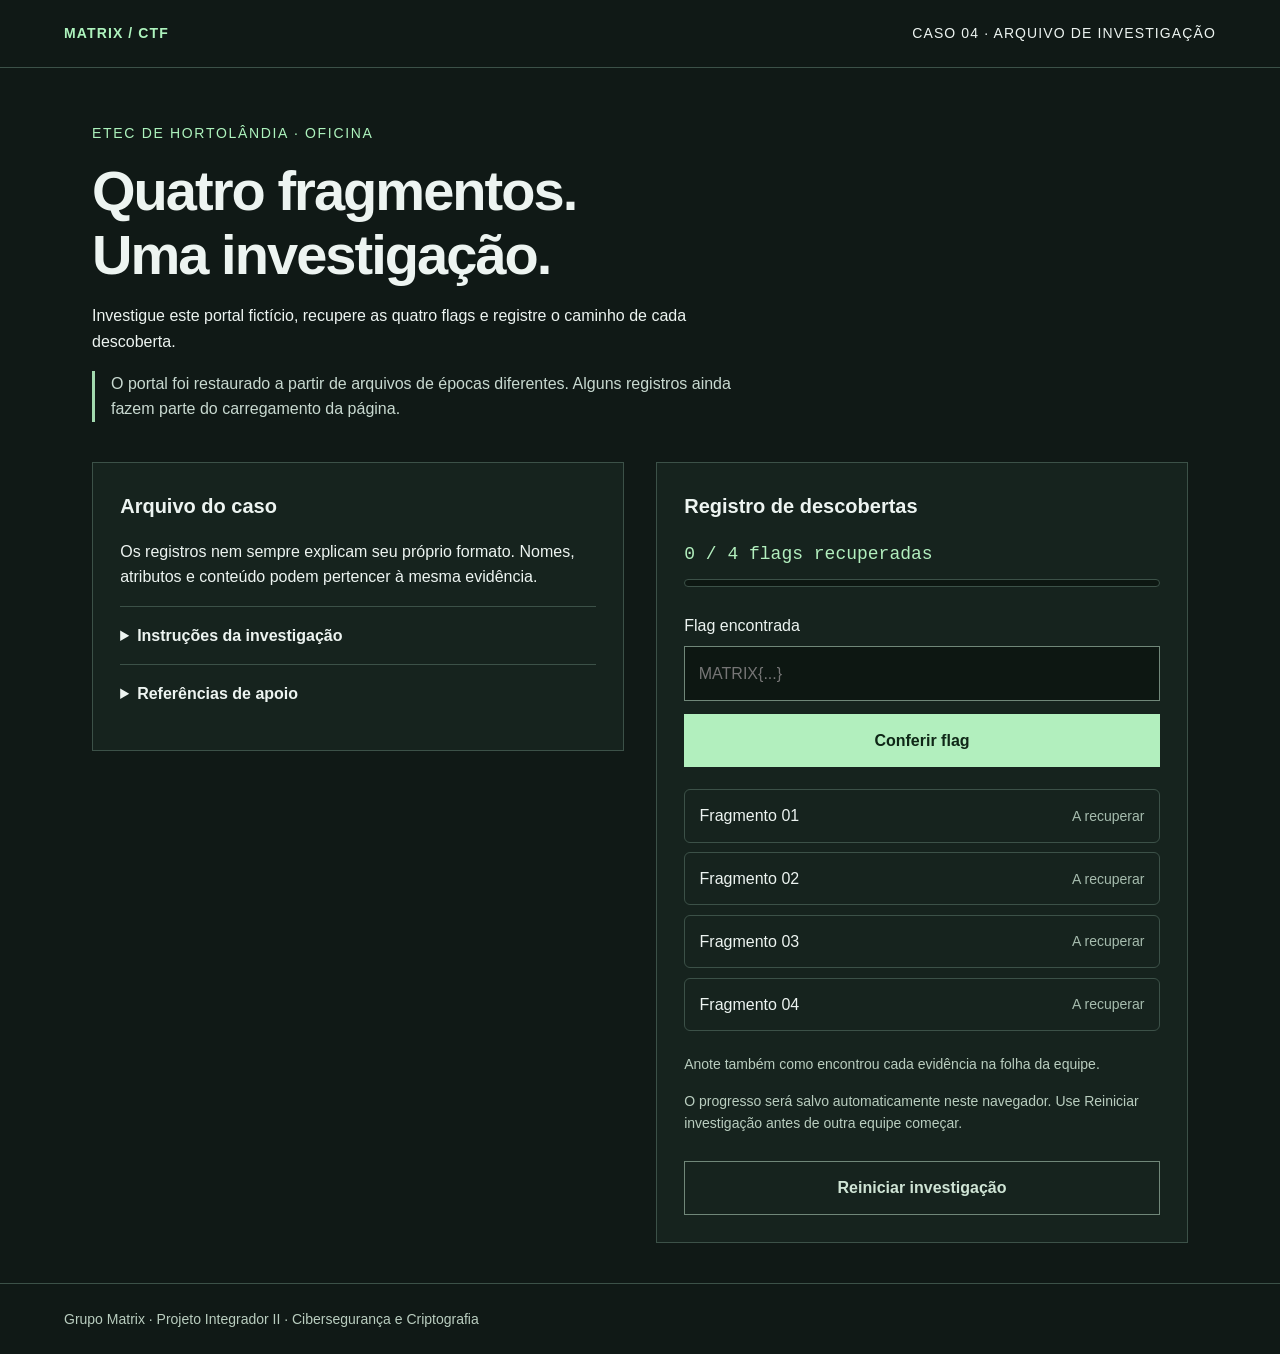
<file: index.html>
<!doctype html><html lang="pt-BR"><head><meta charset="utf-8"><meta name="viewport" content="width=device-width,initial-scale=1"><title>Arquivo Matrix — CTF</title><link rel="stylesheet" href="style.css"></head><body><header><span class="brand">MATRIX / CTF</span><span>CASO 04 · ARQUIVO DE INVESTIGAÇÃO</span></header><main><section class="intro"><p class="eyebrow">ETEC DE HORTOLÂNDIA · OFICINA</p><h1>Quatro fragmentos.<br>Uma investigação.</h1><p>Investigue este portal fictício, recupere as quatro flags e registre o caminho de cada descoberta.</p><p class="note">O portal foi restaurado a partir de arquivos de épocas diferentes. Alguns registros ainda fazem parte do carregamento da página.</p></section><div id="tres" data-documento="carta.txt" data-metodo="cesar" hidden></div>
<div id="sete" data-documento="arquivo.html" data-metodo="cesar" hidden></div>
<div class="workspace"><section class="evidence"><h2>Arquivo do caso</h2><p>Os registros nem sempre explicam seu próprio formato. Nomes, atributos e conteúdo podem pertencer à mesma evidência.</p><details><summary>Instruções da investigação</summary><p>Use o formato MATRIX{PALAVRA}, com letras maiúsculas e sem acentos. Explore somente este portal e os arquivos da oficina. Não é necessário instalar programas ou testar senhas. Registre onde encontrou cada informação. As quatro flags valem um ponto cada. Dicas, quando necessárias, serão dadas verbalmente pelos mediadores.</p><p>A conferência oficial será feita pelos mediadores com sua explicação. Não use IA nem gabaritos externos durante a oficina.</p></details><details><summary>Referências de apoio</summary><p>Alfabeto: ABCDEFGHIJKLMNOPQRSTUVWXYZ. Depois de Z, volte a A. Na cifra de César, cada letra se desloca pela mesma quantidade. Para desfazer um avanço, recue. O identificador de uma seção pode guardar seu deslocamento.</p><p>Base64 representa dados usando uma regra pública. Consulte a <a href="apoio.txt">ficha de apoio</a> ou peça orientação ao mediador.</p></details></section><section class="submission"><h2>Registro de descobertas</h2><p id="progress" class="progress" aria-live="polite">0 / 4 flags recuperadas</p><div id="progress-meter" class="progress-meter" role="progressbar" aria-label="Flags recuperadas" aria-valuemin="0" aria-valuemax="4" aria-valuenow="0"><span id="progress-fill"></span></div><form id="flag-form"><label for="flag">Flag encontrada</label><input id="flag" name="flag" placeholder="MATRIX{...}" autocomplete="off" spellcheck="false" required><button type="submit">Conferir flag</button></form><p id="feedback" role="status"></p>
<div id="capture-notice" class="capture-notice" role="status" aria-live="polite" aria-atomic="true" hidden>
  <div class="capture-symbol" aria-hidden="true"><svg viewBox="0 0 32 32" width="32" height="32" fill="none"><path d="m8 16 5 5L24 10" stroke="currentColor" stroke-width="3" stroke-linecap="round" stroke-linejoin="round"/></svg></div>
  <div><p class="capture-label">EVIDÊNCIA VALIDADA</p><h3 id="capture-title"></h3><p id="capture-detail"></p></div>
</div><ol id="found"><li>Fragmento 01 <span>A recuperar</span></li><li>Fragmento 02 <span>A recuperar</span></li><li>Fragmento 03 <span>A recuperar</span></li><li>Fragmento 04 <span>A recuperar</span></li></ol><p class="small">Anote também como encontrou cada evidência na folha da equipe.</p><p id="storage-note" class="small" role="status">O progresso será salvo automaticamente neste navegador. Use Reiniciar investigação antes de outra equipe começar.</p><button id="reset" class="secondary" type="button">Reiniciar investigação</button></section></div></main><footer>Grupo Matrix · Projeto Integrador II · Cibersegurança e Criptografia</footer><script src="rastros.js"></script><script src="app.js"></script></body></html>
</file>
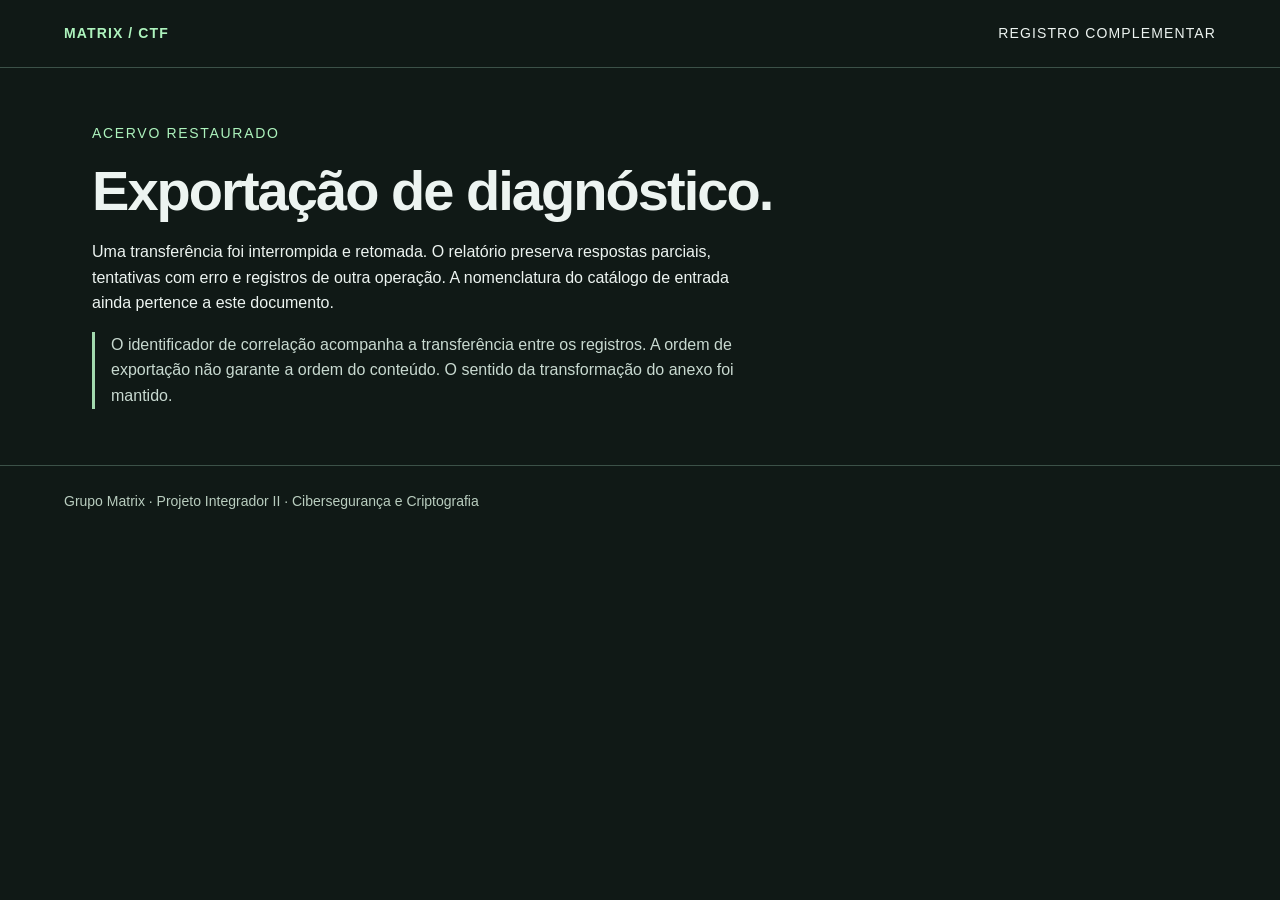
<file: arquivo.html>
<!doctype html>
<html lang="pt-BR">
<head>
  <meta charset="utf-8">
  <meta name="viewport" content="width=device-width,initial-scale=1">
  <title>Registro complementar — Matrix CTF</title>
  <link rel="stylesheet" href="style.css">
</head>
<body>
  <header><span class="brand">MATRIX / CTF</span><span>REGISTRO COMPLEMENTAR</span></header>
  <main>
    <section class="intro">
      <p class="eyebrow">ACERVO RESTAURADO</p>
      <h1>Exportação de diagnóstico.</h1>
      <p>Uma transferência foi interrompida e retomada. O relatório preserva respostas parciais, tentativas com erro e registros de outra operação. A nomenclatura do catálogo de entrada ainda pertence a este documento.</p>
      <p class="note">O identificador de correlação acompanha a transferência entre os registros. A ordem de exportação não garante a ordem do conteúdo. O sentido da transformação do anexo foi mantido.</p>
      <div class="transfer-record" data-correlation-id="mx-04-7c31" data-resource="/exports/evidence.txt" hidden></div>
      <!-- anexo: tluzhnlt-mpuhs.aea -->
    </section>
  </main>
  <footer>Grupo Matrix · Projeto Integrador II · Cibersegurança e Criptografia</footer>
</body>
</html>
</file>
<file: style.css>
:root{font-family:Arial,sans-serif;color:#edf4f1;background:#101916;line-height:1.6;font-size:16px}*{box-sizing:border-box}body{margin:0}header{padding:1.4rem 5%;border-bottom:1px solid #3c5148;display:flex;justify-content:space-between;gap:1rem;flex-wrap:wrap;font-size:.875rem;letter-spacing:.08em}.brand{font-weight:800;color:#adf3bd}main{max-width:1160px;margin:auto;padding:2.5rem 2rem}.intro{max-width:760px}.eyebrow{color:#adf3bd;font-size:.875rem;letter-spacing:.12em}h1{font-size:clamp(2rem,5vw,3.5rem);line-height:1.15;margin:.8rem 0 1rem;letter-spacing:-.035em}h2{font-size:1.25rem;margin-top:0}.intro>p{max-width:650px}.note{border-left:3px solid #a2d9ae;padding-left:1rem;color:#c8d9d0}.workspace{display:grid;align-items:start;grid-template-columns:1fr 1fr;gap:2rem;margin-top:2.5rem}.evidence,.submission{border:1px solid #3c5148;padding:1.7rem;background:#16231e}.file{display:block;padding:1rem;background:#22352b;border:1px solid #4d6e59;text-decoration:none;color:#d9f6df;margin:1.5rem 0}.file small{display:block;color:#b9cdbf}details{border-top:1px solid #3c5148;padding:1rem 0}summary{cursor:pointer;font-weight:600}a{color:#b4f0c0}label{display:block;margin-bottom:.5rem}input,select{width:100%;background:#0d1712;border:1px solid #708779;color:white;padding:.85rem;font:inherit}button{font:inherit;font-weight:700;padding:.8rem 1.1rem;cursor:pointer;background:#b2efbe;color:#0f2717;border:1px solid #b2efbe;margin-top:.8rem;width:100%}button.secondary{background:transparent;color:#cfe4d5;border-color:#708779}.progress{font-family:monospace;font-size:1.125rem;color:#b2efbe}ol{padding:0;list-style:none;margin:1rem 0}li{display:flex;justify-content:space-between;flex-wrap:wrap;gap:.4rem;border-bottom:1px solid #3c5148;padding:.8rem 0}li span{color:#a6bcae;font-size:.875rem}.small{font-size:.875rem;color:#b9cdbf}footer{padding:1.5rem 5%;border-top:1px solid #3c5148;font-size:.875rem;color:#b9cdbf}#feedback{min-height:1.6rem}:focus-visible{outline:3px solid #fff;outline-offset:4px}@media(max-width:760px){main{padding:1.5rem 1rem}.workspace{grid-template-columns:1fr;gap:1rem}.evidence,.submission{padding:1.2rem}}

/* Progresso e confirmação de captura */
[hidden]{display:none!important}
.submission{transition:border-color .3s,box-shadow .3s}
.submission.is-complete{border-color:#ddc278;box-shadow:0 0 0 1px #ddc27833,0 14px 40px #0003}
.progress{margin-bottom:.65rem}
.progress-meter{height:8px;background:#0d1712;border:1px solid #3c5148;border-radius:10px;margin-bottom:1.6rem;overflow:hidden}
#progress-fill{display:block;height:100%;width:0;background:#adf3bd;transition:width .5s ease}
.is-complete #progress-fill{background:#efda99}
#feedback:empty{min-height:0;margin:0}
#feedback[data-tone="error"]{color:#ffc3b7}
#found{display:grid;gap:.6rem;margin:1.4rem 0}
#found li{border:1px solid #3c5148;padding:.8rem .9rem;border-radius:6px;align-items:center;transition:background .3s,border-color .3s}
#found li.is-recovered{background:#21392b;border-color:#76b986}
#found li.is-recovered span{color:#c5f7ce;font-weight:700}
.capture-notice{position:relative;display:flex;align-items:flex-start;gap:1rem;margin-top:1.3rem;padding:1.3rem 1.1rem;border:1px solid #9deab0;border-radius:9px;background:linear-gradient(130deg,#284d35,#182d22);box-shadow:0 6px 24px #0003;overflow:hidden}
.capture-symbol{display:grid;place-items:center;flex:0 0 48px;height:48px;border:1px solid #98e8ab;background:#b2efbe;color:#12321e;border-radius:50%;box-shadow:0 0 0 6px #b2efbe12}
.capture-label{font-size:.75rem;font-weight:700;letter-spacing:.13em;color:#c0efca;margin:0 0 .35rem}
.capture-notice h3{font-size:1.35rem;line-height:1.25;margin:0 0 .55rem;letter-spacing:-.02em;color:#f2fff5;overflow-wrap:anywhere}
#capture-detail{font-size:.9rem;margin:0;color:#d6eadb}
.capture-notice.is-final{background:linear-gradient(130deg,#423b25,#242c20);border-color:#e8cf8b}
.is-final .capture-symbol{color:#392e14;background:#efda99;border-color:#efda99;box-shadow:0 0 0 6px #efda9914}
.is-final .capture-label{color:#efda99}
.is-celebrating{animation:capture-appear .45s ease-out both}
.is-celebrating .capture-symbol{animation:capture-seal .65s ease-out both}
.storage-warning{color:#f1c695}
@keyframes capture-appear{from{opacity:0;transform:translateY(10px) scale(.97)}to{opacity:1;transform:translateY(0) scale(1)}}
@keyframes capture-seal{0%{transform:scale(.7) rotate(-12deg)}65%{transform:scale(1.12) rotate(0)}100%{transform:scale(1)}}
@media(max-width:420px){.capture-notice{gap:.8rem;padding:1rem}.capture-symbol{flex-basis:38px;height:38px}.capture-notice h3{font-size:1.2rem}#found li{font-size:.9rem}}
@media(prefers-reduced-motion:reduce){.is-celebrating,.is-celebrating .capture-symbol{animation:none}#progress-fill,.submission,#found li{transition:none}}
</file>
